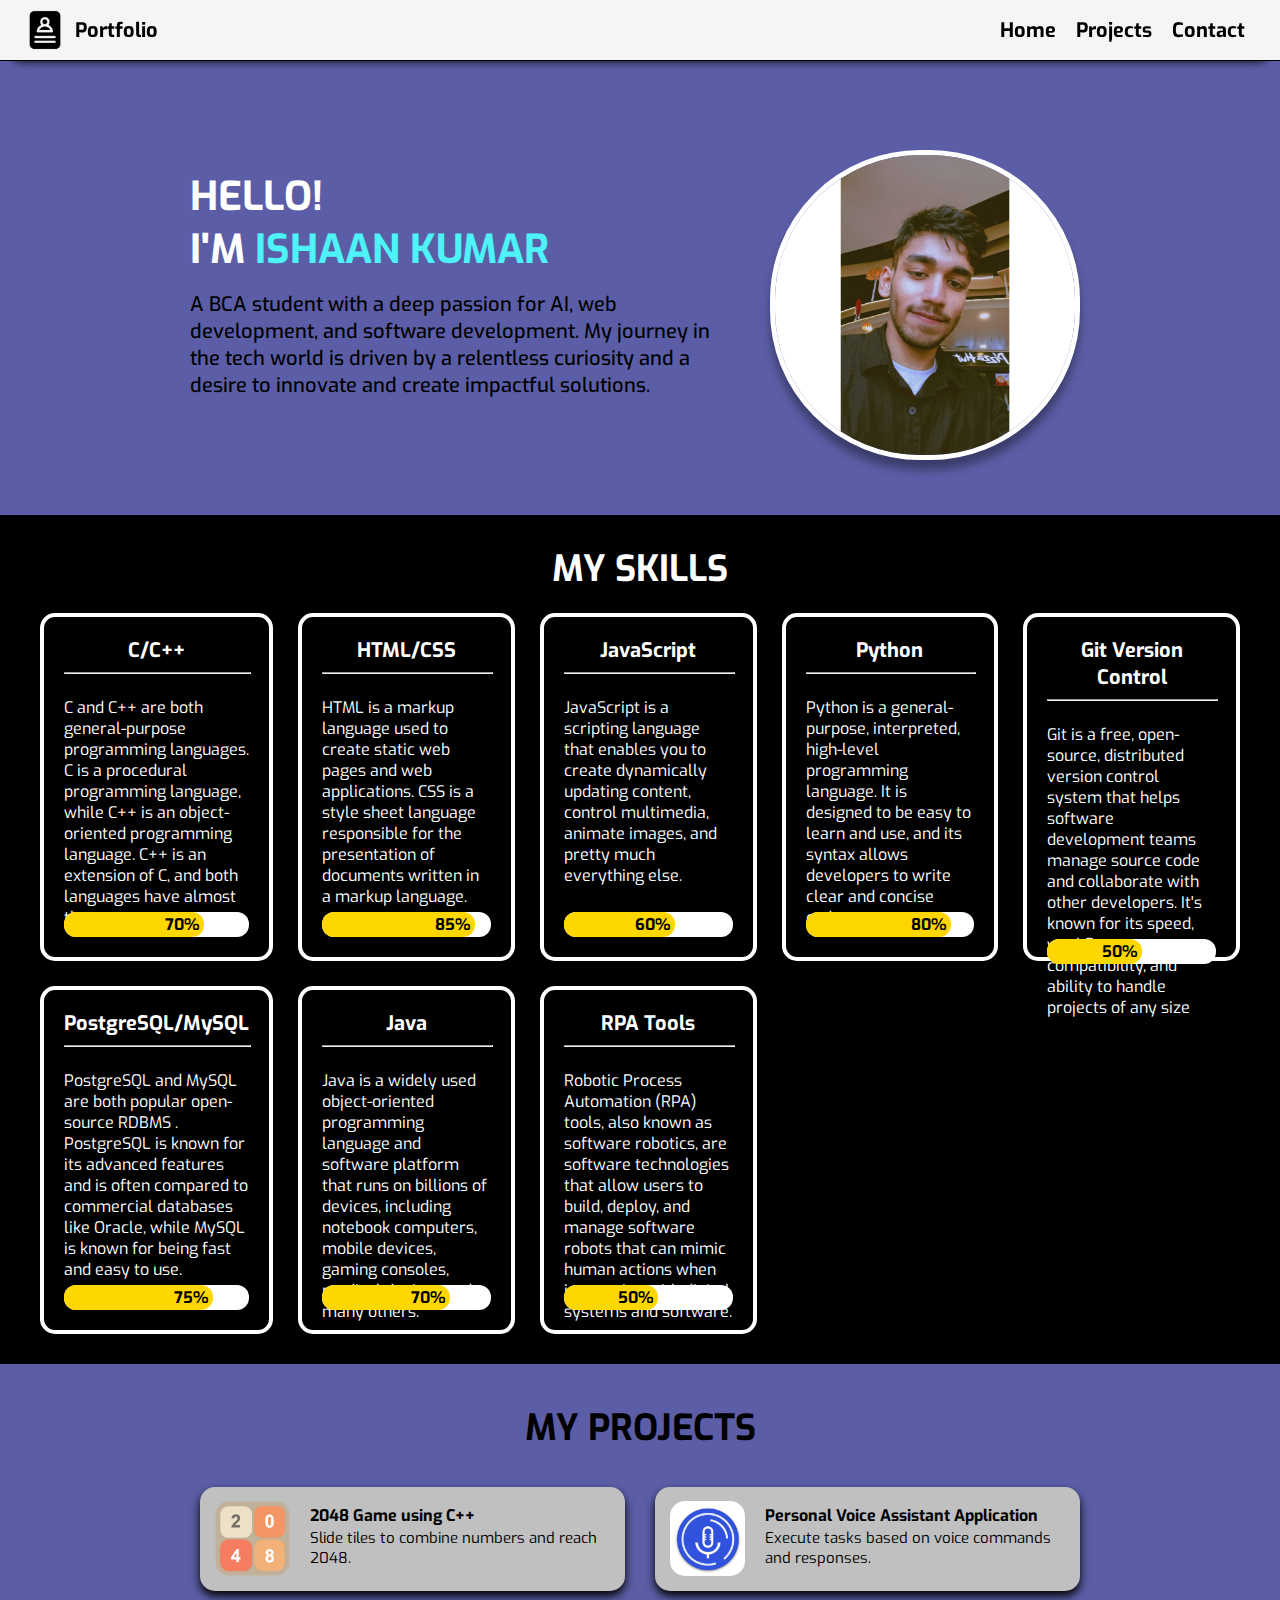
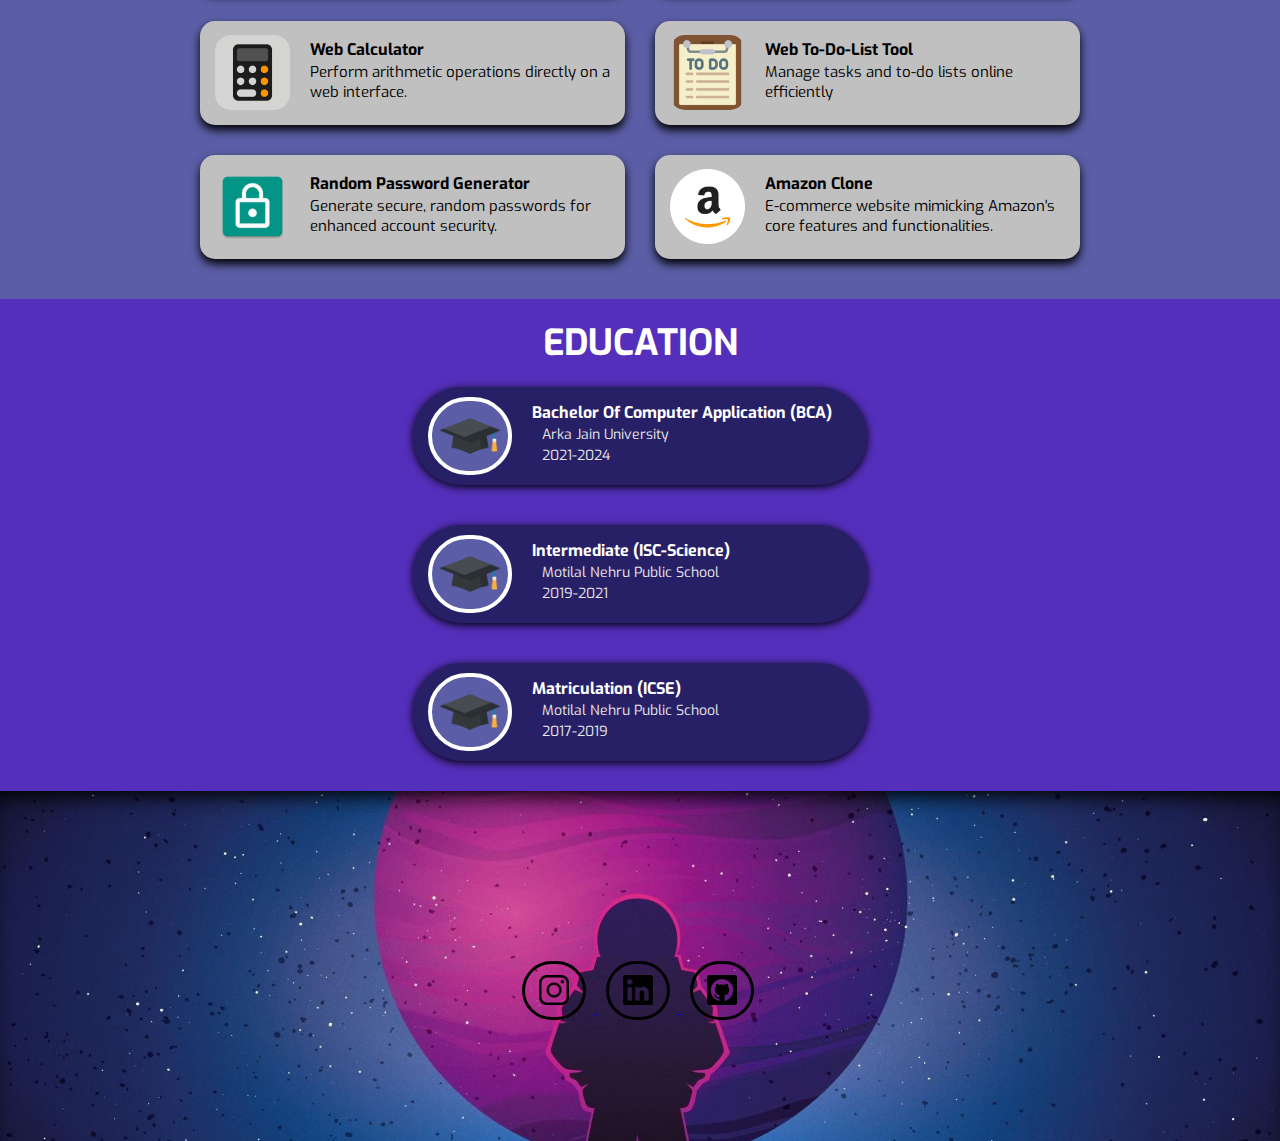
<file: Portfolio/index.html>
<!DOCTYPE html>
<html>
<head>
    <title>Portfolio</title>

    <link rel="preconnect" href="https://fonts.googleapis.com">
    <link rel="preconnect" href="https://fonts.gstatic.com" crossorigin>
    <link href="https://fonts.googleapis.com/css2?family=Exo:ital,wght@0,100..900;1,100..900&family=Pacifico&display=swap" rel="stylesheet">

    <link rel="stylesheet" href="styles/general.css">
    <link rel="stylesheet" href="styles/header.css">
    <link rel="stylesheet" href="styles/home.css">
    <link rel="stylesheet" href="styles/skillset.css">
    <link rel="stylesheet" href="styles/project.css">
    <link rel="stylesheet" href="styles/education.css">
    <link rel="stylesheet" href="styles/contact.css">
</head>
<body>
    <div class="header">
        <div class="left-side">
            <img src="images/cv.png" class="icon-image">
            <a class="title" href="index.html">Portfolio</a>
        </div>
        <div class="right-side">
            <a class="header-link" href="#home">Home</a>
            <a class="header-link" href="#projects">Projects</a>
            <a class="header-link" href="#contact">Contact</a>            
        </div>        
    </div>

    <div class="home" id="home">
        <div class="self-grid">
            <div class="self-container">
                <div class="profile">
                    <div class="heading">
                        <div class="head-text">HELLO!<br>I'M <span class="name-text">ISHAAN KUMAR</span></div>
                        <div class="description">A BCA student with a deep passion for AI, web development,
                             and software development. My journey in the tech world is driven by a 
                             relentless curiosity and a desire to innovate and create impactful solutions.
                        </div>
                    </div>
                    <div class="profile-image-container">
                        <img src="images/Me.jpeg" class="profile-image">
                    </div>
                </div>
            </div>
        </div>
    </div>

    <div class="skillset">
        <div class="skill-text">MY SKILLS</div>
        <div class="skill-grid">
            <div class="skill-container">
                <div class="skill-title">C/C++</div>
                <hr>
                <div class="skill-description">C and C++ are both general-purpose programming 
                    languages. C is a procedural programming language, while C++ 
                    is an object-oriented programming language. C++ is an extension 
                    of C, and both languages have almost the same syntax.
                </div>
                <div class="skill-bar">
                    <div class="skills c-plus">70%</div>
                </div>
            </div>
            <div class="skill-container">
                <div class="skill-title">HTML/CSS</div>
                <hr class="rule">
                <div class="skill-description">HTML is a markup language used to create static 
                    web pages and web applications. CSS is a style sheet language 
                    responsible for the presentation of documents written in a 
                    markup language.
                </div>
                <div class="skill-bar">
                    <div class="skills html-css">85%</div>
                </div>
            </div>
            <div class="skill-container">
                <div class="skill-title">JavaScript</div>
                <hr>
                <div class="skill-description">JavaScript is a scripting language that enables you to 
                    create dynamically updating content, control multimedia, animate 
                    images, and pretty much everything else.
                </div>
                <div class="skill-bar">
                    <div class="skills js">60%</div>
                </div>
            </div>
            <div class="skill-container">
                <div class="skill-title">Python</div>
                <hr>
                <div class="skill-description">Python is a general-purpose, interpreted, high-level programming 
                    language. It is designed to be easy to learn and use, and its syntax allows 
                    developers to write clear and concise code.
                </div>
                <div class="skill-bar">
                    <div class="skills py">80%</div>
                </div>
            </div>
            <div class="skill-container">
                <div class="skill-title">Git Version Control</div>
                <hr>
                <div class="skill-description">Git is a free, open-source, distributed version control system 
                    that helps software development teams manage source code and                  collaborate with other developers. It's known for its speed, workflow 
                    compatibility, and ability to handle projects of any size
                </div>
                <div class="skill-bar">
                    <div class="skills git">50%</div>
                </div>
            </div>
            <div class="skill-container">
                <div class="skill-title">PostgreSQL/MySQL</div>
                <hr>
                <div class="skill-description">PostgreSQL and MySQL are both popular open-source 
                    RDBMS . PostgreSQL is known for its advanced 
                    features and is often compared to commercial databases like Oracle, while 
                    MySQL is known for being fast and easy to use.
                </div>
                <div class="skill-bar">
                    <div class="skills sql">75%</div>
                </div>
            </div>
            <div class="skill-container">
                <div class="skill-title">Java</div>
                <hr>
                <div class="skill-description">Java is a widely used object-oriented programming language 
                    and software platform that runs on billions of devices, including 
                    notebook computers, mobile devices, gaming consoles, medical devices 
                    and many others.
                </div>
                <div class="skill-bar">
                    <div class="skills java">70%</div>
                </div>
            </div>
            <div class="skill-container">
                <div class="skill-title">RPA Tools</div>
                <hr>
                <div class="skill-description">Robotic Process Automation (RPA) tools, also known as 
                    software robotics, are software technologies that allow users to 
                    build, deploy, and manage software robots that can mimic human actions 
                    when interacting with digital systems and software.
                </div>
                <div class="skill-bar">
                    <div class="skills rpa">50%</div>
                </div>
            </div>
        </div>               
    </div>

    <div class="projects" id="projects">
        <div class="project-text">MY PROJECTS</div>
        <div class="project-grid">
            <div class="grid-container">
                <div class="project-container">
                    <div class="project-image">
                        <img src="images/2048-icon.png" class="project-icon">
                    </div>
                    <div class="project-inner-text">
                        <div class="project-name">2048 Game using C++</div>
                        <div class="project-description">Slide tiles to combine numbers and reach 2048.</div>
                    </div> 
                </div>
                <div class="project-container">
                    <div class="project-image">
                        <img src="images/va-icon.png" class="project-icon">
                    </div>
                    <div class="project-inner-text">
                        <div class="project-name">Personal Voice Assistant Application</div>
                        <div class="project-description">Execute tasks based on voice commands and responses.</div>
                    </div>
                </div>
                <div class="project-container">
                    <div class="project-image">
                        <img src="images/calc-icon.webp" class="project-icon">
                    </div>
                    <div class="project-inner-text">
                        <div class="project-name">Web Calculator</div>
                        <div class="project-description">Perform arithmetic operations directly on a web interface.</div>
                    </div>
                </div>
                <div class="project-container">
                    <div class="project-image">
                        <img src="images/to-do-list-icon.png" class="project-icon">
                    </div>
                    <div class="project-inner-text">
                        <div class="project-name">Web To-Do-List Tool</div>
                        <div class="project-description">Manage tasks and to-do lists online efficiently</div>
                    </div>
                </div>
                <div class="project-container">
                    <div class="project-image">
                        <img src="images/pass-gen-icon.png" class="project-icon">
                    </div>
                    <div class="project-inner-text">
                        <div class="project-name">Random Password Generator</div>
                        <div class="project-description">Generate secure, random passwords for enhanced account security.</div>
                    </div>
                </div>
                <div class="project-container">
                    <div class="project-image">
                        <img src="images/amazon-icon.webp" class="project-icon">
                    </div>
                    <div class="project-inner-text">
                        <div class="project-name">Amazon Clone</div>
                        <div class="project-description">E-commerce website mimicking Amazon's core features and functionalities.</div>
                    </div>
                </div>
            </div>            
        </div>
    </div>

    <div class="education">
        <div class="edu-text">EDUCATION</div>
        <div class="education-grid">
            <div class="edu-container">
                <div class="edu-image">
                    <img src="images/graduation-hat.png" class="hat-image"> 
                </div>
                <div class="edu-details">
                    <div class="edu-title">Bachelor Of Computer Application (BCA)</div>
                    <div class="edu-place">Arka Jain University</div>
                    <div class="edu-time">2021-2024</div>
                </div>
            </div>
            <div class="edu-container">
                <div class="edu-image">
                    <img src="images/graduation-hat.png" class="hat-image"> 
                </div>
                <div class="edu-details">
                    <div class="edu-title">Intermediate (ISC-Science)</div>
                    <div class="edu-place">Motilal Nehru Public School</div>
                    <div class="edu-time">2019-2021</div>
                </div>
            </div>
            <div class="edu-container">
                <div class="edu-image">
                    <img src="images/graduation-hat.png" class="hat-image"> 
                </div>
                <div class="edu-details">
                    <div class="edu-title">Matriculation (ICSE)</div>
                    <div class="edu-place">Motilal Nehru Public School</div>
                    <div class="edu-time">2017-2019</div>
                </div>
            </div>            
        </div>        
    </div>

    <div class="contact" id="contact">
        <div class="contact-container">
            <div class="contact-grid">
                <div>
                    <a href="https://www.instagram.com/__ish_aan10__?igsh=YmptcDUxOW4zdzl2">
                        <button class="contact-button"><img src="images/instagram-icon.png" class="instagram-icon"></button>
                    </a>
                    <a href="https://www.linkedin.com/in/ishaan-kumar-214004239/">
                        <button class="contact-button"><img src="images/linkedin-icon.png" class="linkedin-icon"></button>
                    </a>
                    <a href="https://github.com/ish-aan10">
                        <button class="contact-button"><img src="images/github-icon.png" class="github-icon"></button>
                    </a>
                </div>
            </div> 
        </div>
    </div>
</body>
</html>
</file>
<file: Portfolio/styles/general.css>
html {
    scroll-behavior: smooth;
}

body {
    font-family: Exo, Arial;
    background-color: rgb(91, 94, 166);
    padding-top: 80px;
    margin: 0;
}
</file>
<file: Portfolio/styles/header.css>
.header {
    display: flex;
    flex-direction: row;
    position: fixed;
    justify-content: space-between;
    top: 0;
    left: 0;
    right: 0;
    z-index: 100;
    height: 60px;
    padding: 0 25px;
    border-bottom: 1px solid black;
    background-color: rgb(245, 245, 245);
    box-shadow: 0px 15px 10px -15px rgba(0, 0, 0);
}

.left-side, .right-side {
    display: flex;
    align-items: center;
}

.icon-image {
    height: 40px;
    cursor: pointer;
}

.header-link, .title {
    font-size: 20px;
    font-weight: bold;
    margin: 0px 10px;
    cursor: pointer;
    text-decoration: none;
    color: black;
    transition: 0.35s;
}

.header-link:hover, .title:hover {
    color: rgb(92, 123, 225);
}
</file>
<file: Portfolio/styles/home.css>
.self-grid {
    display: grid;
    grid-template-columns: 1fr;
    align-items: center;
    margin-top: 70px;
    margin-bottom: 50px;
    padding: 0 25px;
}

.self-container {
    display: flex;
    flex-direction: column;
}

.profile {
    display: grid;
    grid-template-columns: 550px 350px;
    margin: auto;
}

.profile-image-container {
    text-align: right;
    padding-right: 10px;
}

.profile-image {
    height: 300px;
    border-radius: 150px;
    border: 5px solid white;
    box-shadow: 0 10px 10px 0px rgba(0, 0, 0, 0.365);
}

.heading {
    padding-top: 20px;
}

.head-text {
    color: white;
    line-height: normal;
    font-size: 40px;
    font-weight: bold;
    text-align: left;
}

.name-text {
    color: rgb(77, 243, 246);
}

.description {
    margin-top: 15px;
    font-size: 20px;
    font-weight: 500;
}
</file>
<file: Portfolio/styles/skillset.css>
.skillset {
    position: relative;
    height: 400;
    left: 0;
    right: 0;
    background-color: black;
    color: white;
    padding: 30px 40px;
}

.skill-text {
    font-size: 36px;
    font-weight: bold;
    text-align: center;
    margin-bottom: 20px;
}

.skill-grid {
    display: grid;
    grid-template-columns: repeat(5, 1fr);
    column-gap: 25px;
    row-gap: 25px;
}

@media (max-width: 1200px) {
    .skill-grid {
        grid-template-columns: repeat(4, 1fr);
    }
}

@media (max-width: 960px) {
    .skill-grid {
        grid-template-columns: repeat(3, 1fr);
    }
}

@media (max-width: 720px) {
    .skill-grid {
        grid-template-columns: repeat(2, 1fr);
    }
}

.skill-container {
    border: 4px solid white;
    border-radius: 15px;
    height: 300px;
    width: auto;
    padding: 20px;
    display: flex;
    flex-direction: column;
    transition: 0.3s;
}

.skill-container:hover {
    scale: 1.10;
}

.skill-title {
    font-weight: bold;
    font-size: 20px;
    text-align: center;
}

hr {
    width: 100%;
}

.skill-description {
    margin: 15px 0;
    height: 200px;
}

.skill-bar {
    width: 100%;
    background-color: white;
    border-radius: 12px;
}

.skills {
    text-align: right;
    font-weight: bold;
    padding: 2px 5px;
    color: black;
    border-radius: 12px;
    background-color: gold;
}

.c-plus, .java {
    width: 70%;
}

.html-css {
    width: 85%;
}

.js {
    width: 60%;
}

.py {
    width: 80%;
}

.git, .rpa {
    width: 50%;
}

.sql {
    width: 75%;
}
</file>
<file: Portfolio/styles/project.css>
.projects {
    right: 0;
    left: 0;
    padding: 40px 30px;
}

.project-text {
    font-size: 36px;
    font-weight: bold;
    text-align: center;
    margin-bottom: 35px;
}

.project-grid {
    display: flex;
    flex-direction: column;    
}

.grid-container {
    display: grid;
    grid-template-columns: 1fr 1fr;
    column-gap: 30px;
    row-gap: 30px;
    margin: auto;
}

.project-container {
    display: flex;
    flex-direction: row;
    height: 100%;
    width: 425px;
    border-radius: 15px;
    background-color: silver;
    box-shadow: 0 5px 10px 0 black;
}

.project-container:hover {
    scale: 1.02;
}
.project-image {
    margin: 14px 15px 10px;
}

.project-icon {
    height: 75px;
    border-radius: 15px;
}

.project-inner-text {
    display: flex;
    flex-direction: column;
    margin: 18px 5px 10px;
}

.project-name {
    font-size: 16px;
    font-weight: bold;
}

.project-description {
    font-size: 15px;
    padding-top: 2px;
    padding-right: 2px;
}
</file>
<file: Portfolio/styles/education.css>
.education {
    display: flex;
    flex-direction: column;
    color: white;
    left: 0;
    right: 0;
    background-color: rgb(84, 47, 187);
}

.edu-text {
    text-align: center;
    font-size: 36px;
    padding: 20px 0;
    font-weight: bold;
}

.education-grid {
    display: grid;
    grid-template-columns: 1fr;
    margin: auto;
    row-gap: 10px;
}

.edu-container {
    display: flex;
    flex-direction: row;
    padding-top: 10px;
    padding-bottom: 10px;
    padding-right: 35px;
    padding-left: 15px;
    border-radius: 50px;
    background-color: rgb(40, 32, 103);
    box-shadow: 0 2px 8px 0px rgb(0, 0, 0);
    margin-bottom: 30px;
}

.edu-image {
    background-color: rgb(91, 94, 166);
    border-radius: 50px;
    border: 4px solid white;
    margin-right: 20px;
}

.hat-image {
    padding: 5px 8px 0;
    height: 60px;
}

.edu-details {
    padding: 5px 0;
}

.edu-title {
    font-size: 16px;
    font-weight: bold;
}

.edu-place, .edu-time {
    font-size: 14px;
    padding-top: 2px;
    padding-left: 10px;
    color: rgb(231, 231, 231);
}
</file>
<file: Portfolio/styles/contact.css>
.contact {
    height: 350px;
    left: 0;
    right: 0;
    bottom: 0;
    background-image: url('../images/contact-background.jpg');
    background-position: center;
    background-size: cover;
    box-shadow: inset 0 15px 20px -10px black;
}

.contact-container{
    display: flex;
    flex-direction: column;
    padding-top: 170px;
    margin-right: 5px;
}

.contact-grid {
    display: grid;
    grid-template-columns: 1fr;
    margin: auto;
}

.instagram-icon, .linkedin-icon, .github-icon {
    height: 30px;
    padding: 10px 8px 8px;
}

.contact-button {
    border: 3px solid black;
    border-radius: 100px;
    background-color: transparent;
    margin: 0 8px;
    cursor: pointer;
    transition: 0.2s;
}

.contact-button:hover {
    background-color: rgb(106, 109, 202);
    scale: 1.10;
}

.contact-button:active {
    scale: 0.90;
}
</file>
